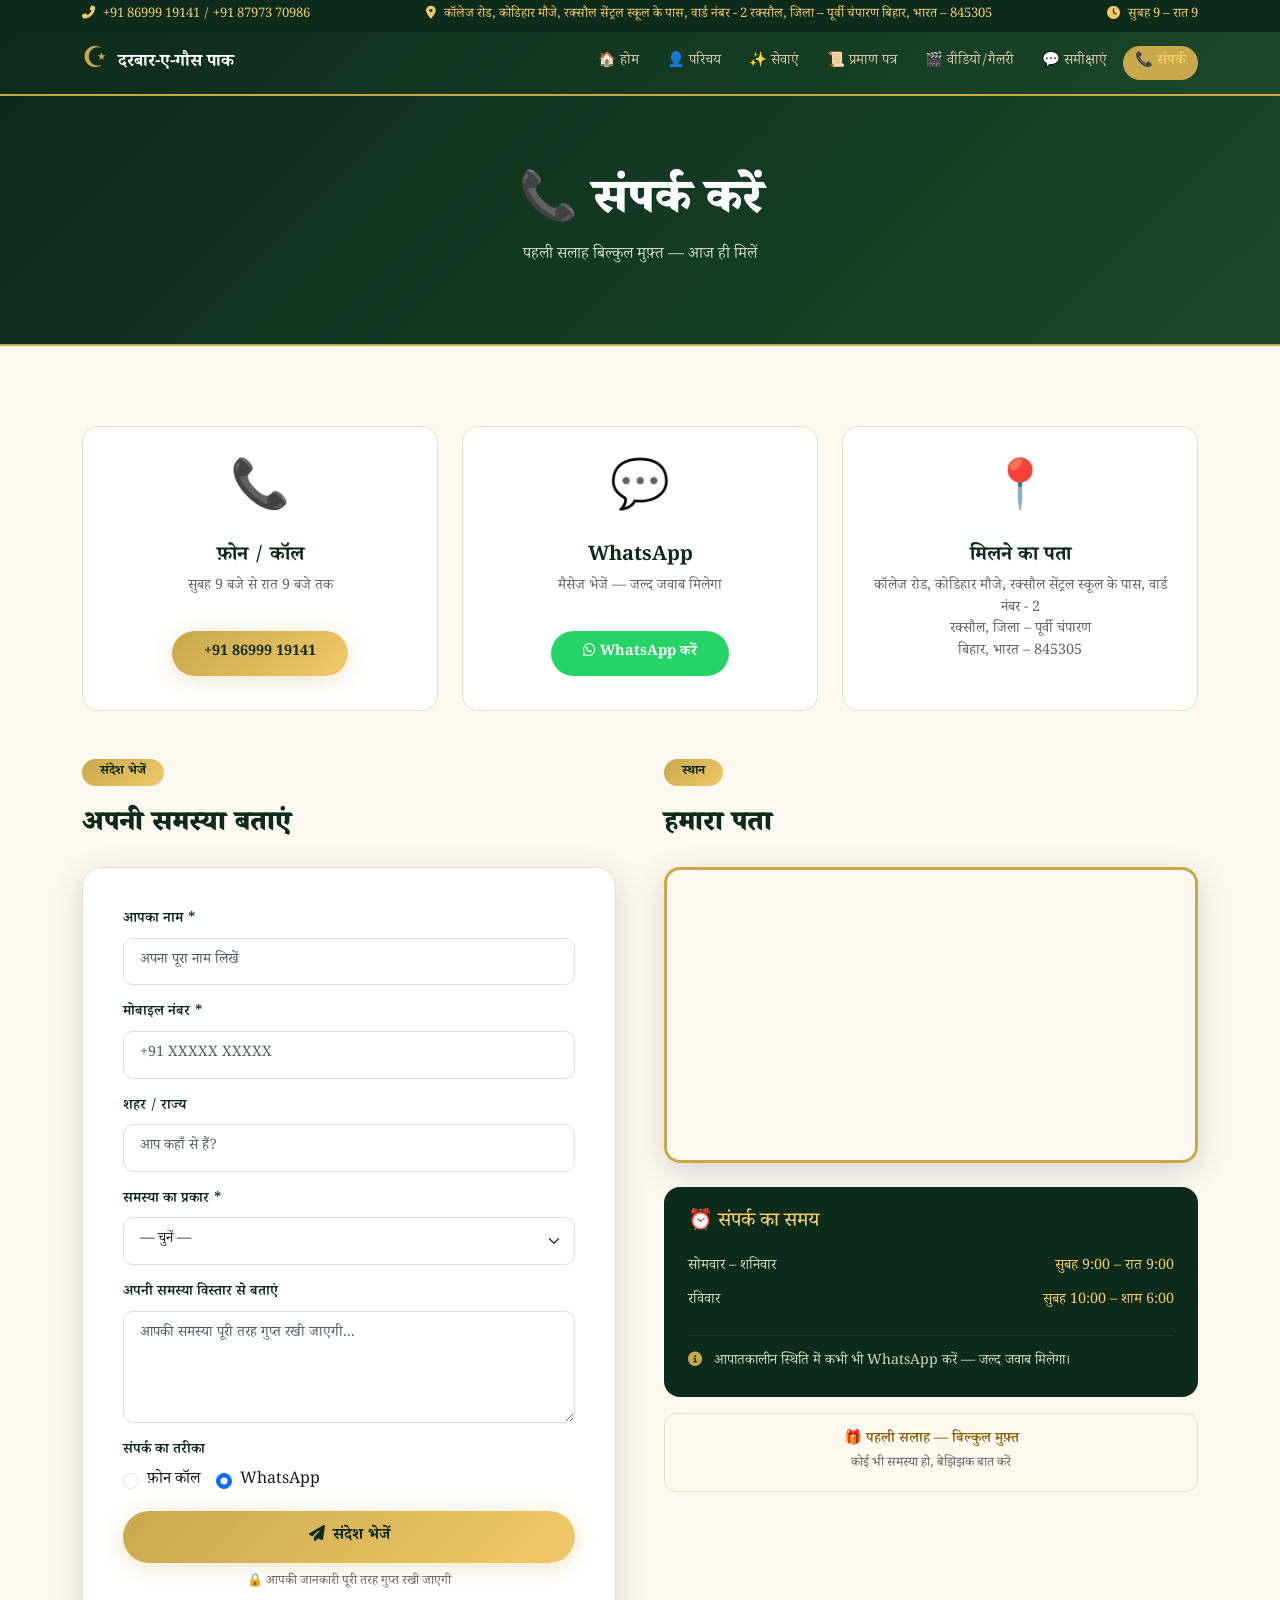
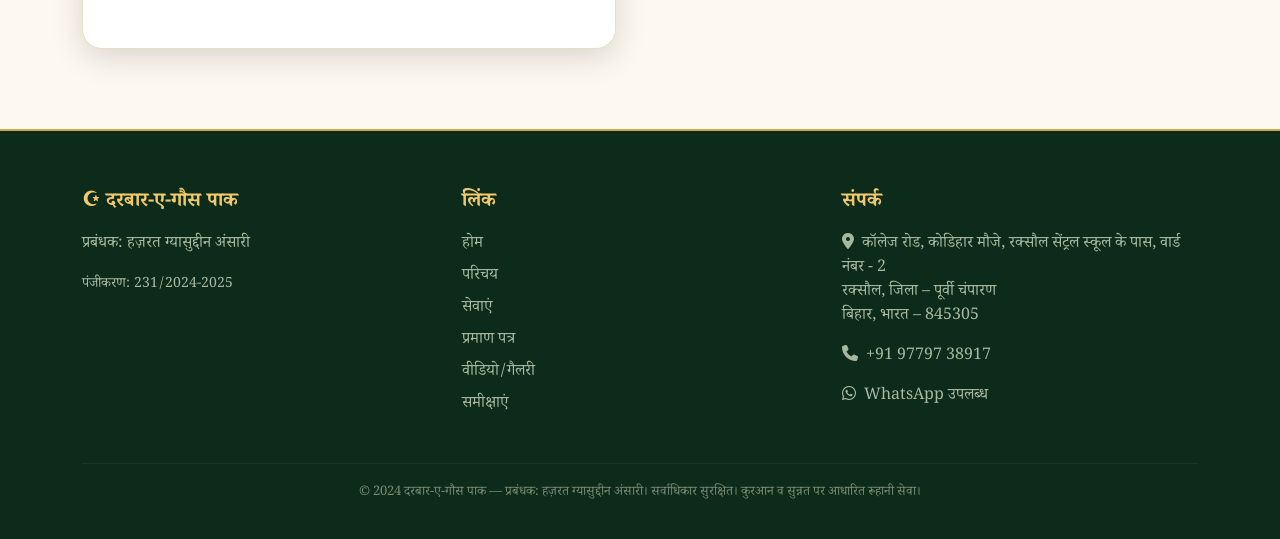
<file: contact.html>
<!DOCTYPE html>
<html lang="hi">
<head>
<meta charset="UTF-8">
<meta name="viewport" content="width=device-width, initial-scale=1.0">
<title>संपर्क — दरबार-ए-गौस पाक</title>
<link href="https://fonts.googleapis.com/css2?family=Noto+Serif+Devanagari:wght@400;600;700;900&display=swap" rel="stylesheet">
<link rel="stylesheet" href="https://cdn.jsdelivr.net/npm/bootstrap@5.3.0/dist/css/bootstrap.min.css">
<link rel="stylesheet" href="https://cdnjs.cloudflare.com/ajax/libs/font-awesome/6.4.0/css/all.min.css">
<link rel="stylesheet" href="style.css">
</head>
<body>
<div class="particles" id="particles"></div>
<div class="topbar"><div class="container d-flex justify-content-between align-items-center flex-wrap gap-2"><span><i class="fas fa-phone-alt me-2"></i>+91 86999 19141 / +91 87973 70986</span><span><i class="fas fa-map-marker-alt me-2"></i>कॉलेज रोड, कोडिहार मौजे, रक्सौल सेंट्रल स्कूल के पास, वार्ड नंबर - 2 रक्सौल, जिला – पूर्वी चंपारण बिहार, भारत – 845305</span><span><i class="fas fa-clock me-2"></i>सुबह 9 – रात 9</span></div></div>
<nav class="navbar navbar-expand-lg sticky-top main-nav">
  <div class="container">
    <a class="navbar-brand" href="index.html"><span class="brand-arabic">☪</span><span class="brand-text">दरबार-ए-गौस पाक</span></a>
    <button class="navbar-toggler" type="button" data-bs-toggle="collapse" data-bs-target="#navMenu"><span class="navbar-toggler-icon"></span></button>
    <div class="collapse navbar-collapse" id="navMenu">
      <ul class="navbar-nav ms-auto gap-1">
        <li class="nav-item"><a class="nav-link" href="index.html">🏠 होम</a></li>
        <li class="nav-item"><a class="nav-link" href="about.html">👤 परिचय</a></li>
        <li class="nav-item"><a class="nav-link" href="services.html">✨ सेवाएं</a></li>
        <li class="nav-item"><a class="nav-link" href="certificate.html">📜 प्रमाण पत्र</a></li>
        <li class="nav-item"><a class="nav-link" href="gallery.html">🎬 वीडियो/गैलरी</a></li>
        <li class="nav-item"><a class="nav-link" href="testimonials.html">💬 समीक्षाएं</a></li>
        <li class="nav-item"><a class="nav-link active btn-contact" href="contact.html">📞 संपर्क</a></li>
      </ul>
    </div>
  </div>
</nav>

<div class="page-hero">
  <div class="container">
    <h1>📞 संपर्क करें</h1>
    <p>पहली सलाह बिल्कुल मुफ़्त — आज ही मिलें</p>
  </div>
</div>

<section class="section-padded">
  <div class="container">

    <!-- Contact Cards -->
    <div class="row g-4 mb-5">
      <div class="col-md-4">
        <div class="contact-card">
          <div class="contact-icon">📞</div>
          <h5>फ़ोन / कॉल</h5>
          <p>सुबह 9 बजे से रात 9 बजे तक</p>
          <a href="tel:+918699919141" class="btn btn-gold mt-3" style="font-size:0.9rem;">+91 86999 19141</a>
        </div>
      </div>
      <div class="col-md-4">
        <div class="contact-card">
          <div class="contact-icon">💬</div>
          <h5>WhatsApp</h5>
          <p>मैसेज भेजें — जल्द जवाब मिलेगा</p>
          <a href="https://wa.me/918699919141?text=السلام عليكم، मुझे आपसे रूहानी इलाज के बारे में बात करनी है।" target="_blank" class="btn btn-whatsapp mt-3" style="font-size:0.9rem;">
            <i class="fab fa-whatsapp me-1"></i>WhatsApp करें
          </a>
        </div>
      </div>
      <div class="col-md-4">
        <div class="contact-card">
          <div class="contact-icon">📍</div>
          <h5>मिलने का पता</h5>
          <p>कॉलेज रोड, कोडिहार मौजे, रक्सौल सेंट्रल स्कूल के पास, वार्ड नंबर - 2<br>रक्सौल, जिला – पूर्वी चंपारण<br>बिहार, भारत – 845305</p>
        </div>
      </div>
    </div>

    <div class="row g-5 align-items-start">
      <!-- Contact Form -->
      <div class="col-lg-6">
        <span class="section-tag">संदेश भेजें</span>
        <h3 style="color:var(--green-dark); font-weight:900; margin:12px 0 24px;">अपनी समस्या बताएं</h3>
        <div class="contact-form">
          <form id="contactForm">
            <div class="mb-3">
              <label class="form-label">आपका नाम *</label>
              <input type="text" class="form-control" placeholder="अपना पूरा नाम लिखें" required>
            </div>
            <div class="mb-3">
              <label class="form-label">मोबाइल नंबर *</label>
              <input type="tel" class="form-control" placeholder="+91 XXXXX XXXXX" required>
            </div>
            <div class="mb-3">
              <label class="form-label">शहर / राज्य</label>
              <input type="text" class="form-control" placeholder="आप कहाँ से हैं?">
            </div>
            <div class="mb-3">
              <label class="form-label">समस्या का प्रकार *</label>
              <select class="form-select" required>
                <option value="">— चुनें —</option>
                <option>नज़र / जादू-टोना</option>
                <option>भूत-प्रेत / जिन्न</option>
                <option>शादी में रुकावट</option>
                <option>कारोबार / रोज़गार</option>
                <option>पारिवारिक झगड़े</option>
                <option>बीमारी / डिप्रेशन</option>
                <option>दुआ / तावीज़</option>
                <option>अन्य</option>
              </select>
            </div>
            <div class="mb-3">
              <label class="form-label">अपनी समस्या विस्तार से बताएं</label>
              <textarea class="form-control" rows="4" placeholder="आपकी समस्या पूरी तरह गुप्त रखी जाएगी..."></textarea>
            </div>
            <div class="mb-3">
              <label class="form-label">संपर्क का तरीका</label>
              <div class="d-flex gap-3">
                <div class="form-check">
                  <input class="form-check-input" type="radio" name="contact" value="call" id="byCall">
                  <label class="form-check-label" for="byCall">फ़ोन कॉल</label>
                </div>
                <div class="form-check">
                  <input class="form-check-input" type="radio" name="contact" value="whatsapp" id="byWA" checked>
                  <label class="form-check-label" for="byWA">WhatsApp</label>
                </div>
              </div>
            </div>
            <button type="submit" class="btn btn-gold w-100" style="padding:14px;">
              <i class="fas fa-paper-plane me-2"></i>संदेश भेजें
            </button>
            <p style="color:var(--text-muted); font-size:0.8rem; margin-top:10px; text-align:center;">
              🔒 आपकी जानकारी पूरी तरह गुप्त रखी जाएगी
            </p>
          </form>
        </div>
      </div>

      <!-- Map + Info -->
      <div class="col-lg-6">
        <span class="section-tag">स्थान</span>
        <h3 style="color:var(--green-dark); font-weight:900; margin:12px 0 24px;">हमारा पता</h3>

        <!-- Google Map -->
        <div style="border-radius:16px; overflow:hidden; border:3px solid var(--gold); box-shadow:var(--shadow); margin-bottom:24px;">
          <iframe
            src="https://www.google.com/maps/embed?pb=!1m18!1m12!1m3!1d3424.5!2d75.8573!3d30.9!2m3!1f0!2f0!3f0!3m2!1i1024!2i768!4f13.1!3m3!1m2!1s0x0%3A0x0!2sLohara%2C+Ludhiana%2C+Punjab!5e0!3m2!1shi!2sin!4v1700000000000!5m2!1shi!2sin"
            width="100%" height="280" style="border:0;" allowfullscreen="" loading="lazy">
          </iframe>
        </div>

        <div style="background:var(--green-dark); border-radius:16px; padding:24px; color:white;">
          <h5 style="color:var(--gold-light); margin-bottom:16px;">⏰ संपर्क का समय</h5>
          <table style="width:100%; font-size:0.9rem; color:#c8d8c0;">
            <tr><td style="padding:6px 0;">सोमवार – शनिवार</td><td style="color:var(--gold-light); text-align:right;">सुबह 9:00 – रात 9:00</td></tr>
            <tr><td style="padding:6px 0;">रविवार</td><td style="color:var(--gold-light); text-align:right;">सुबह 10:00 – शाम 6:00</td></tr>
          </table>
          <hr style="border-color:rgba(201,168,76,0.3); margin:16px 0;">
          <p style="font-size:0.88rem; color:#c8d8c0; margin:0;">
            <i class="fas fa-info-circle me-2" style="color:var(--gold);"></i>
            आपातकालीन स्थिति में कभी भी WhatsApp करें — जल्द जवाब मिलेगा।
          </p>
        </div>

        <div class="mt-3 p-3 text-center" style="background:#fff8ee; border-radius:12px; border:1px solid #e8dfc0;">
          <p style="color:var(--gold-dark); font-weight:600; margin:0; font-size:0.9rem;">
            🎁 पहली सलाह — बिल्कुल मुफ़्त
          </p>
          <p style="color:var(--text-muted); font-size:0.82rem; margin:4px 0 0;">कोई भी समस्या हो, बेझिझक बात करें</p>
        </div>
      </div>
    </div>
  </div>
</section>

<footer class="main-footer">
  <div class="container">
    <div class="row g-4">
      <div class="col-md-4"><h5>☪ दरबार-ए-गौस पाक</h5><p>प्रबंधक: हज़रत ग्यासुद्दीन अंसारी</p><p><small>पंजीकरण: 231/2024-2025</small></p></div>
      <div class="col-md-4"><h5>लिंक</h5><ul class="footer-links"><li><a href="index.html">होम</a></li><li><a href="about.html">परिचय</a></li><li><a href="services.html">सेवाएं</a></li><li><a href="certificate.html">प्रमाण पत्र</a></li><li><a href="gallery.html">वीडियो/गैलरी</a></li><li><a href="testimonials.html">समीक्षाएं</a></li></ul></div>
      <div class="col-md-4"><h5>संपर्क</h5><p><i class="fas fa-map-marker-alt me-2"></i>कॉलेज रोड, कोडिहार मौजे, रक्सौल सेंट्रल स्कूल के पास, वार्ड नंबर - 2<br>रक्सौल, जिला – पूर्वी चंपारण<br>बिहार, भारत – 845305</p><p><i class="fas fa-phone me-2"></i>+91 97797 38917</p><p><i class="fab fa-whatsapp me-2"></i>WhatsApp उपलब्ध</p></div>
    </div>
    <hr class="footer-hr"><p class="text-center footer-copy">© 2024 दरबार-ए-गौस पाक — प्रबंधक: हज़रत ग्यासुद्दीन अंसारी। सर्वाधिकार सुरक्षित। कुरआन व सुन्नत पर आधारित रूहानी सेवा।</p>
  </div>
</footer>
<script src="https://cdn.jsdelivr.net/npm/bootstrap@5.3.0/dist/js/bootstrap.bundle.min.js"></script>
<script src="main.js"></script>
</body>
</html>
</file>
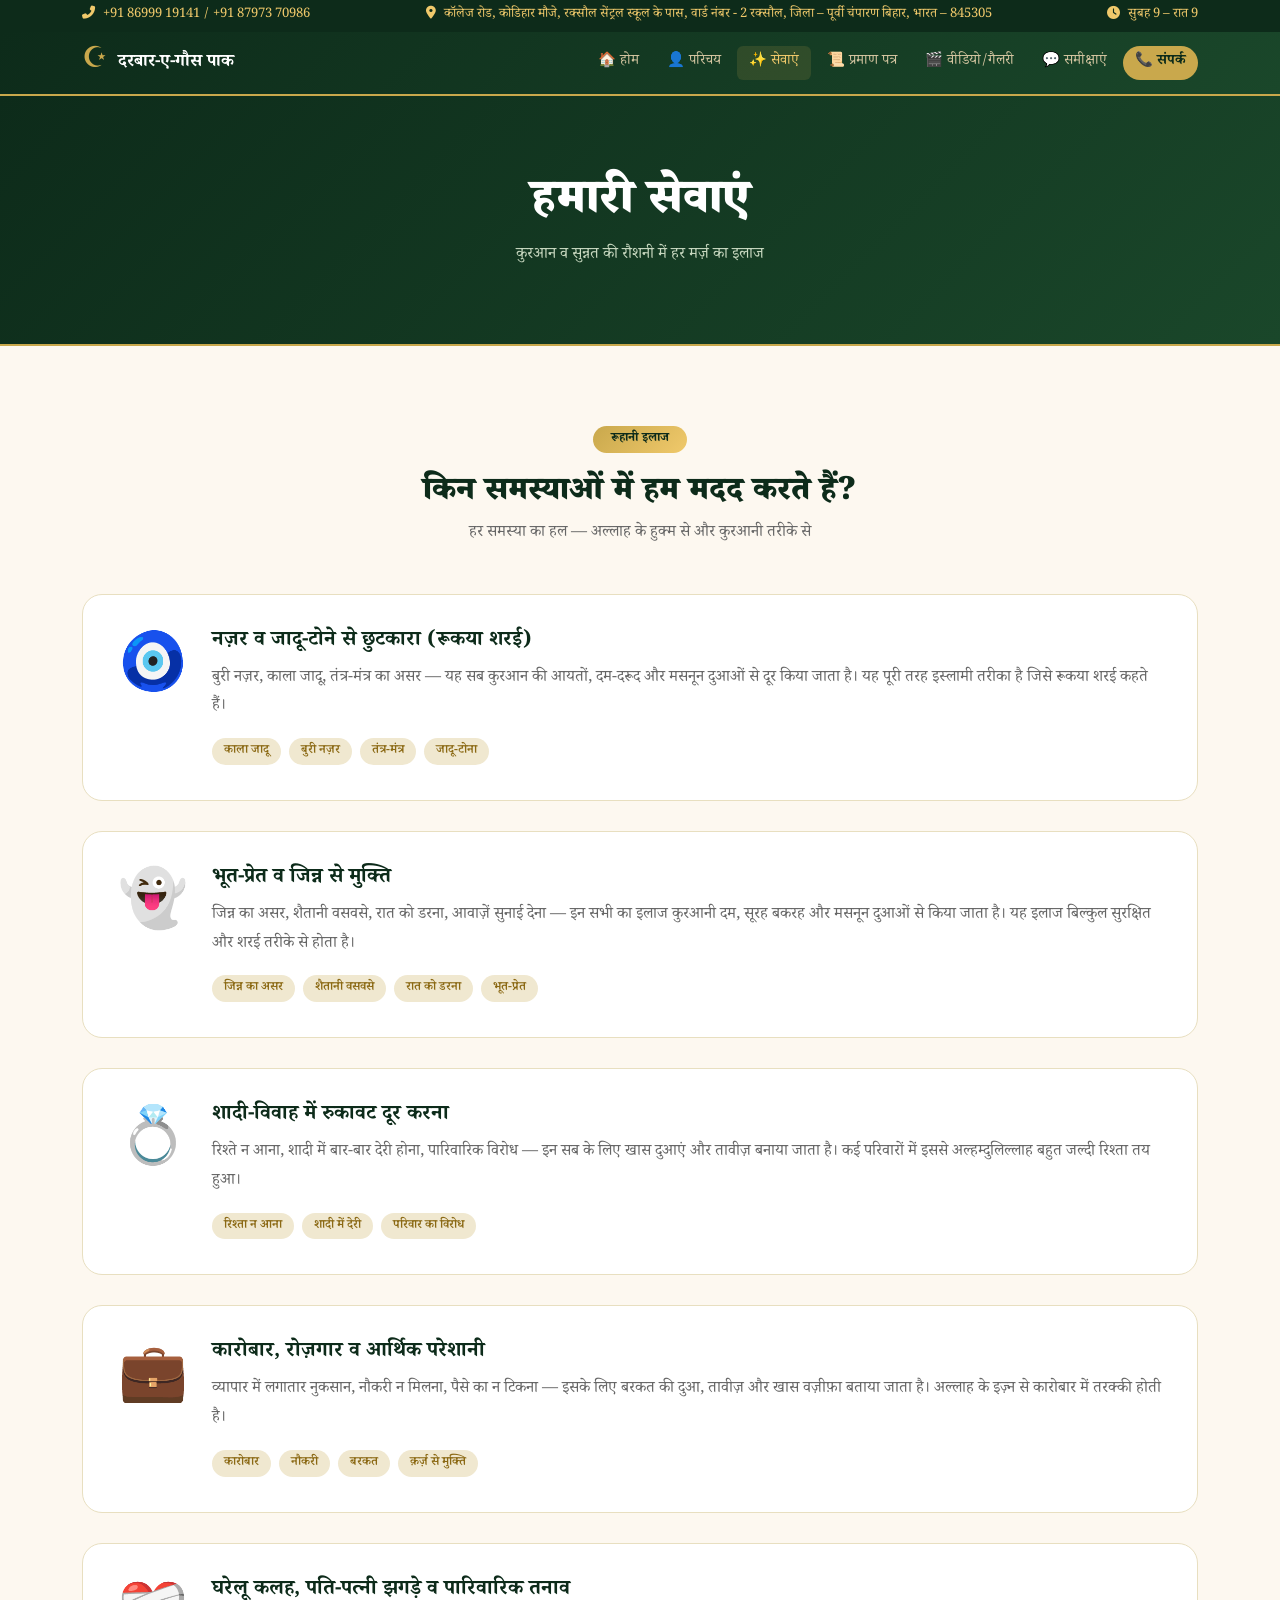
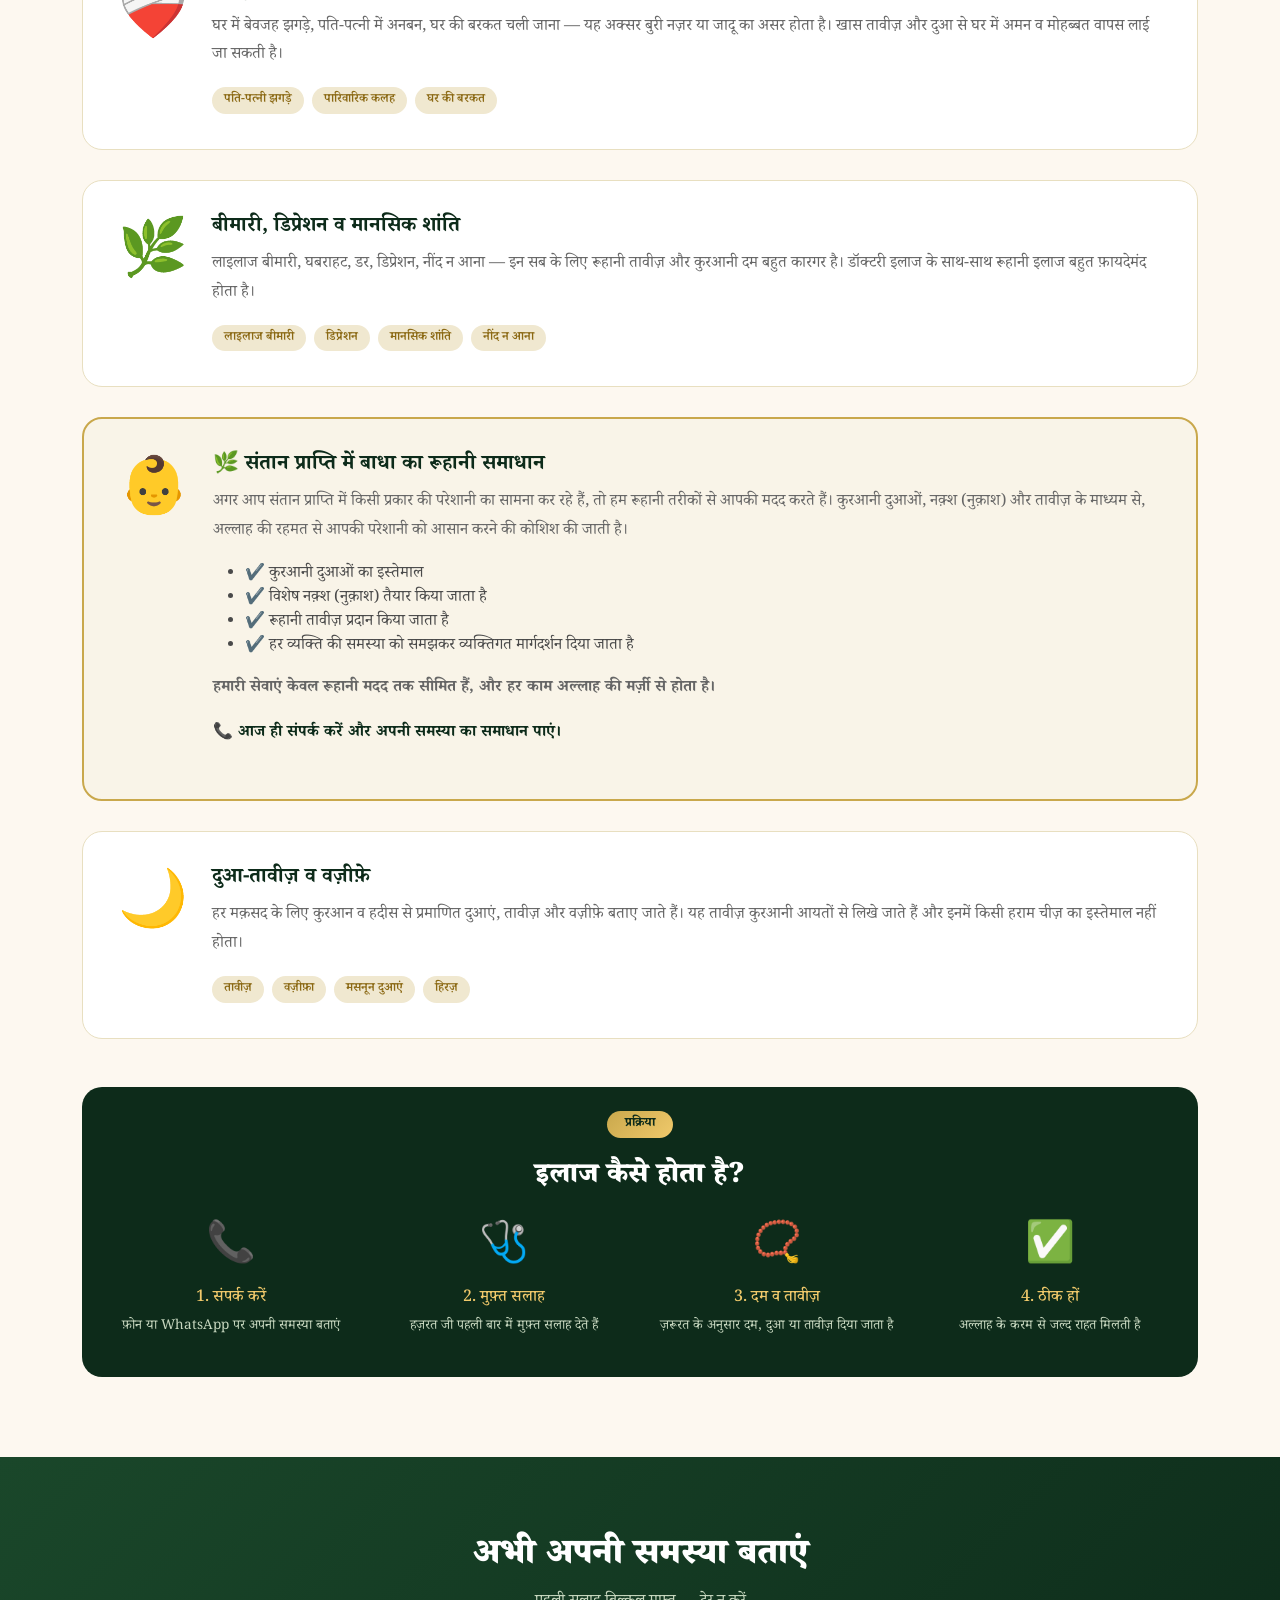
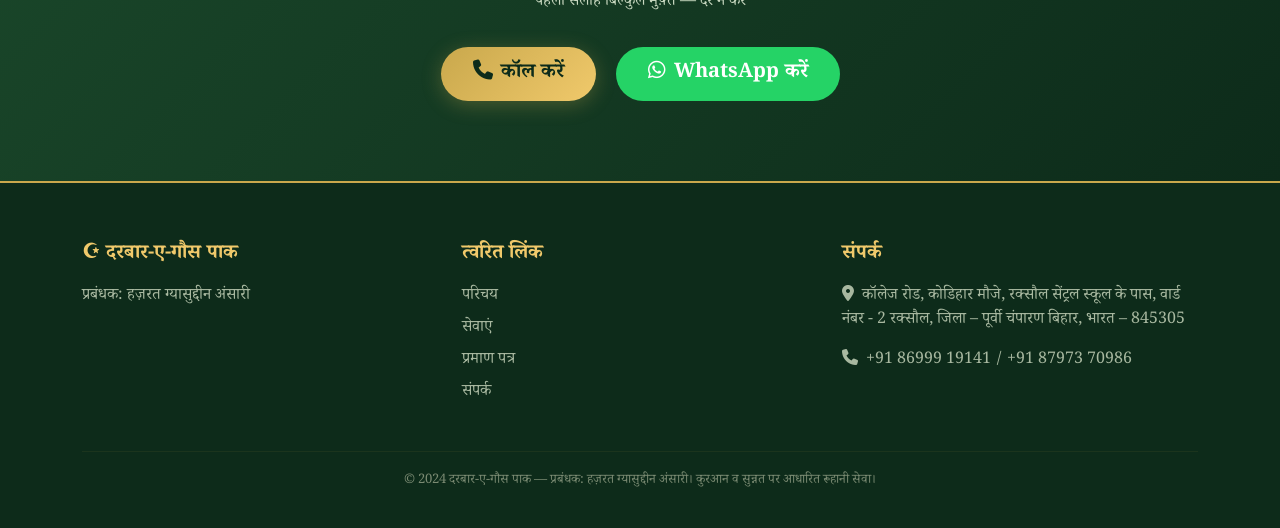
<file: services.html>
<!DOCTYPE html>
<html lang="hi">
<head>
<meta charset="UTF-8">
<meta name="viewport" content="width=device-width, initial-scale=1.0">
<title>सेवाएं — दरबार-ए-गौस पाक</title>
<link href="https://fonts.googleapis.com/css2?family=Noto+Nastaliq+Urdu&family=Noto+Serif+Devanagari:wght@400;600;700;900&display=swap" rel="stylesheet">
<link rel="stylesheet" href="https://cdn.jsdelivr.net/npm/bootstrap@5.3.0/dist/css/bootstrap.min.css">
<link rel="stylesheet" href="https://cdnjs.cloudflare.com/ajax/libs/font-awesome/6.4.0/css/all.min.css">
<link rel="stylesheet" href="style.css">
</head>
<body>
<div class="particles" id="particles"></div>
<div class="topbar"><div class="container d-flex justify-content-between align-items-center flex-wrap gap-2"><span><i class="fas fa-phone-alt me-2"></i>+91 86999 19141 / +91 87973 70986</span><span><i class="fas fa-map-marker-alt me-2"></i>कॉलेज रोड, कोडिहार मौजे, रक्सौल सेंट्रल स्कूल के पास, वार्ड नंबर - 2 रक्सौल, जिला – पूर्वी चंपारण बिहार, भारत – 845305</span><span><i class="fas fa-clock me-2"></i>सुबह 9 – रात 9</span></div></div>
<nav class="navbar navbar-expand-lg sticky-top main-nav">
  <div class="container">
    <a class="navbar-brand" href="index.html"><span class="brand-arabic">☪</span><span class="brand-text">दरबार-ए-गौस पाक</span></a>
    <button class="navbar-toggler" type="button" data-bs-toggle="collapse" data-bs-target="#navMenu"><span class="navbar-toggler-icon"></span></button>
    <div class="collapse navbar-collapse" id="navMenu">
      <ul class="navbar-nav ms-auto gap-1">
        <li class="nav-item"><a class="nav-link" href="index.html">🏠 होम</a></li>
        <li class="nav-item"><a class="nav-link" href="about.html">👤 परिचय</a></li>
        <li class="nav-item"><a class="nav-link active" href="services.html">✨ सेवाएं</a></li>
        <li class="nav-item"><a class="nav-link" href="certificate.html">📜 प्रमाण पत्र</a></li>
        <li class="nav-item"><a class="nav-link" href="gallery.html">🎬 वीडियो/गैलरी</a></li>
        <li class="nav-item"><a class="nav-link" href="testimonials.html">💬 समीक्षाएं</a></li>
        <li class="nav-item"><a class="nav-link btn-contact" href="contact.html">📞 संपर्क</a></li>
      </ul>
    </div>
  </div>
</nav>

<div class="page-hero">
  <div class="container">
    <h1>हमारी सेवाएं</h1>
    <p>कुरआन व सुन्नत की रौशनी में हर मर्ज़ का इलाज</p>
  </div>
</div>

<section class="section-padded">
  <div class="container">
    <div class="text-center mb-5">
      <span class="section-tag">रूहानी इलाज</span>
      <h2 style="color:var(--green-dark); font-weight:900; font-size:2rem; margin-top:10px;">किन समस्याओं में हम मदद करते हैं?</h2>
      <p style="color:var(--text-muted);">हर समस्या का हल — अल्लाह के हुक्म से और कुरआनी तरीके से</p>
    </div>

    <div class="service-detail-card">
      <div class="service-detail-icon">🧿</div>
      <div>
        <h4>नज़र व जादू-टोने से छुटकारा (रूकया शरई)</h4>
        <p>बुरी नज़र, काला जादू, तंत्र-मंत्र का असर — यह सब कुरआन की आयतों, दम-दरूद और मसनून दुआओं से दूर किया जाता है। यह पूरी तरह इस्लामी तरीका है जिसे रूकया शरई कहते हैं।</p>
        <div class="service-tags">
          <span class="service-tag">काला जादू</span>
          <span class="service-tag">बुरी नज़र</span>
          <span class="service-tag">तंत्र-मंत्र</span>
          <span class="service-tag">जादू-टोना</span>
        </div>
      </div>
    </div>

    <div class="service-detail-card">
      <div class="service-detail-icon">👻</div>
      <div>
        <h4>भूत-प्रेत व जिन्न से मुक्ति</h4>
        <p>जिन्न का असर, शैतानी वसवसे, रात को डरना, आवाज़ें सुनाई देना — इन सभी का इलाज कुरआनी दम, सूरह बकरह और मसनून दुआओं से किया जाता है। यह इलाज बिल्कुल सुरक्षित और शरई तरीके से होता है।</p>
        <div class="service-tags">
          <span class="service-tag">जिन्न का असर</span>
          <span class="service-tag">शैतानी वसवसे</span>
          <span class="service-tag">रात को डरना</span>
          <span class="service-tag">भूत-प्रेत</span>
        </div>
      </div>
    </div>

    <div class="service-detail-card">
      <div class="service-detail-icon">💍</div>
      <div>
        <h4>शादी-विवाह में रुकावट दूर करना</h4>
        <p>रिश्ते न आना, शादी में बार-बार देरी होना, पारिवारिक विरोध — इन सब के लिए खास दुआएं और तावीज़ बनाया जाता है। कई परिवारों में इससे अल्हम्दुलिल्लाह बहुत जल्दी रिश्ता तय हुआ।</p>
        <div class="service-tags">
          <span class="service-tag">रिश्ता न आना</span>
          <span class="service-tag">शादी में देरी</span>
          <span class="service-tag">परिवार का विरोध</span>
        </div>
      </div>
    </div>

    <div class="service-detail-card">
      <div class="service-detail-icon">💼</div>
      <div>
        <h4>कारोबार, रोज़गार व आर्थिक परेशानी</h4>
        <p>व्यापार में लगातार नुकसान, नौकरी न मिलना, पैसे का न टिकना — इसके लिए बरकत की दुआ, तावीज़ और खास वज़ीफ़ा बताया जाता है। अल्लाह के इज़्न से कारोबार में तरक्की होती है।</p>
        <div class="service-tags">
          <span class="service-tag">कारोबार</span>
          <span class="service-tag">नौकरी</span>
          <span class="service-tag">बरकत</span>
          <span class="service-tag">क़र्ज़ से मुक्ति</span>
        </div>
      </div>
    </div>

    <div class="service-detail-card">
      <div class="service-detail-icon">❤️‍🩹</div>
      <div>
        <h4>घरेलू कलह, पति-पत्नी झगड़े व पारिवारिक तनाव</h4>
        <p>घर में बेवजह झगड़े, पति-पत्नी में अनबन, घर की बरकत चली जाना — यह अक्सर बुरी नज़र या जादू का असर होता है। खास तावीज़ और दुआ से घर में अमन व मोहब्बत वापस लाई जा सकती है।</p>
        <div class="service-tags">
          <span class="service-tag">पति-पत्नी झगड़े</span>
          <span class="service-tag">पारिवारिक कलह</span>
          <span class="service-tag">घर की बरकत</span>
        </div>
      </div>
    </div>

    <div class="service-detail-card">
      <div class="service-detail-icon">🌿</div>
      <div>
        <h4>बीमारी, डिप्रेशन व मानसिक शांति</h4>
        <p>लाइलाज बीमारी, घबराहट, डर, डिप्रेशन, नींद न आना — इन सब के लिए रूहानी तावीज़ और कुरआनी दम बहुत कारगर है। डॉक्टरी इलाज के साथ-साथ रूहानी इलाज बहुत फ़ायदेमंद होता है।</p>
        <div class="service-tags">
          <span class="service-tag">लाइलाज बीमारी</span>
          <span class="service-tag">डिप्रेशन</span>
          <span class="service-tag">मानसिक शांति</span>
          <span class="service-tag">नींद न आना</span>
        </div>
      </div>
    </div>

    <div class="service-detail-card" style="border:2px solid #c9a84c; background:#f9f4e8;">
      <div class="service-detail-icon">👶</div>
      <div>
        <h4>🌿 संतान प्राप्ति में बाधा का रूहानी समाधान</h4>
        <p>अगर आप संतान प्राप्ति में किसी प्रकार की परेशानी का सामना कर रहे हैं, तो हम रूहानी तरीकों से आपकी मदद करते हैं। कुरआनी दुआओं, नक़्श (नुक़ाश) और तावीज़ के माध्यम से, अल्लाह की रहमत से आपकी परेशानी को आसान करने की कोशिश की जाती है।</p>
        <ul style="color:#4a4a4a; margin-top:10px;">
          <li>✔️ कुरआनी दुआओं का इस्तेमाल</li>
          <li>✔️ विशेष नक़्श (नुक़ाश) तैयार किया जाता है</li>
          <li>✔️ रूहानी तावीज़ प्रदान किया जाता है</li>
          <li>✔️ हर व्यक्ति की समस्या को समझकर व्यक्तिगत मार्गदर्शन दिया जाता है</li>
        </ul>
        <p style="margin-top:10px; font-weight:700;">हमारी सेवाएं केवल रूहानी मदद तक सीमित हैं, और हर काम अल्लाह की मर्ज़ी से होता है।</p>
        <p style="margin-top:8px; font-weight:700; color:var(--green-dark);">📞 आज ही संपर्क करें और अपनी समस्या का समाधान पाएं।</p>
      </div>
    </div>

    <div class="service-detail-card">
      <div class="service-detail-icon">🌙</div>
      <div>
        <h4>दुआ-तावीज़ व वज़ीफ़े</h4>
        <p>हर मक़सद के लिए कुरआन व हदीस से प्रमाणित दुआएं, तावीज़ और वज़ीफ़े बताए जाते हैं। यह तावीज़ कुरआनी आयतों से लिखे जाते हैं और इनमें किसी हराम चीज़ का इस्तेमाल नहीं होता।</p>
        <div class="service-tags">
          <span class="service-tag">तावीज़</span>
          <span class="service-tag">वज़ीफ़ा</span>
          <span class="service-tag">मसनून दुआएं</span>
          <span class="service-tag">हिरज़</span>
        </div>
      </div>
    </div>

    <!-- Process -->
    <div class="mt-5 p-4" style="background:var(--green-dark); border-radius:20px; color:white;">
      <div class="text-center mb-4">
        <span class="section-tag">प्रक्रिया</span>
        <h3 style="color:white; font-weight:900; margin-top:12px;">इलाज कैसे होता है?</h3>
      </div>
      <div class="row g-4 text-center">
        <div class="col-md-3">
          <div style="font-size:2.5rem; margin-bottom:10px;">📞</div>
          <h6 style="color:var(--gold-light);">1. संपर्क करें</h6>
          <p style="color:#c8d8c0; font-size:0.85rem;">फ़ोन या WhatsApp पर अपनी समस्या बताएं</p>
        </div>
        <div class="col-md-3">
          <div style="font-size:2.5rem; margin-bottom:10px;">🩺</div>
          <h6 style="color:var(--gold-light);">2. मुफ़्त सलाह</h6>
          <p style="color:#c8d8c0; font-size:0.85rem;">हज़रत जी पहली बार में मुफ़्त सलाह देते हैं</p>
        </div>
        <div class="col-md-3">
          <div style="font-size:2.5rem; margin-bottom:10px;">📿</div>
          <h6 style="color:var(--gold-light);">3. दम व तावीज़</h6>
          <p style="color:#c8d8c0; font-size:0.85rem;">ज़रूरत के अनुसार दम, दुआ या तावीज़ दिया जाता है</p>
        </div>
        <div class="col-md-3">
          <div style="font-size:2.5rem; margin-bottom:10px;">✅</div>
          <h6 style="color:var(--gold-light);">4. ठीक हों</h6>
          <p style="color:#c8d8c0; font-size:0.85rem;">अल्लाह के करम से जल्द राहत मिलती है</p>
        </div>
      </div>
    </div>
  </div>
</section>

<section class="cta-section text-center">
  <div class="container">
    <h2>अभी अपनी समस्या बताएं</h2>
    <p>पहली सलाह बिल्कुल मुफ़्त — देर न करें</p>
    <a href="tel:+918699919141" class="btn btn-gold btn-lg me-3 mt-3"><i class="fas fa-phone me-2"></i>कॉल करें</a>
    <a href="https://wa.me/918699919141" class="btn btn-whatsapp btn-lg mt-3"><i class="fab fa-whatsapp me-2"></i>WhatsApp करें</a>
  </div>
</section>

<footer class="main-footer">
  <div class="container">
    <div class="row g-4">
      <div class="col-md-4"><h5>☪ दरबार-ए-गौस पाक</h5><p>प्रबंधक: हज़रत ग्यासुद्दीन अंसारी</p></div>
      <div class="col-md-4"><h5>त्वरित लिंक</h5><ul class="footer-links"><li><a href="about.html">परिचय</a></li><li><a href="services.html">सेवाएं</a></li><li><a href="certificate.html">प्रमाण पत्र</a></li><li><a href="contact.html">संपर्क</a></li></ul></div>
      <div class="col-md-4"><h5>संपर्क</h5><p><i class="fas fa-map-marker-alt me-2"></i>कॉलेज रोड, कोडिहार मौजे, रक्सौल सेंट्रल स्कूल के पास, वार्ड नंबर - 2 रक्सौल, जिला – पूर्वी चंपारण बिहार, भारत – 845305</p><p><i class="fas fa-phone me-2"></i>+91 86999 19141 / +91 87973 70986</p></div>
    </div>
    <hr class="footer-hr"><p class="text-center footer-copy">© 2024 दरबार-ए-गौस पाक — प्रबंधक: हज़रत ग्यासुद्दीन अंसारी। कुरआन व सुन्नत पर आधारित रूहानी सेवा।</p>
  </div>
</footer>
<script src="https://cdn.jsdelivr.net/npm/bootstrap@5.3.0/dist/js/bootstrap.bundle.min.js"></script>
<script src="main.js"></script>
</body>
</html>
</file>
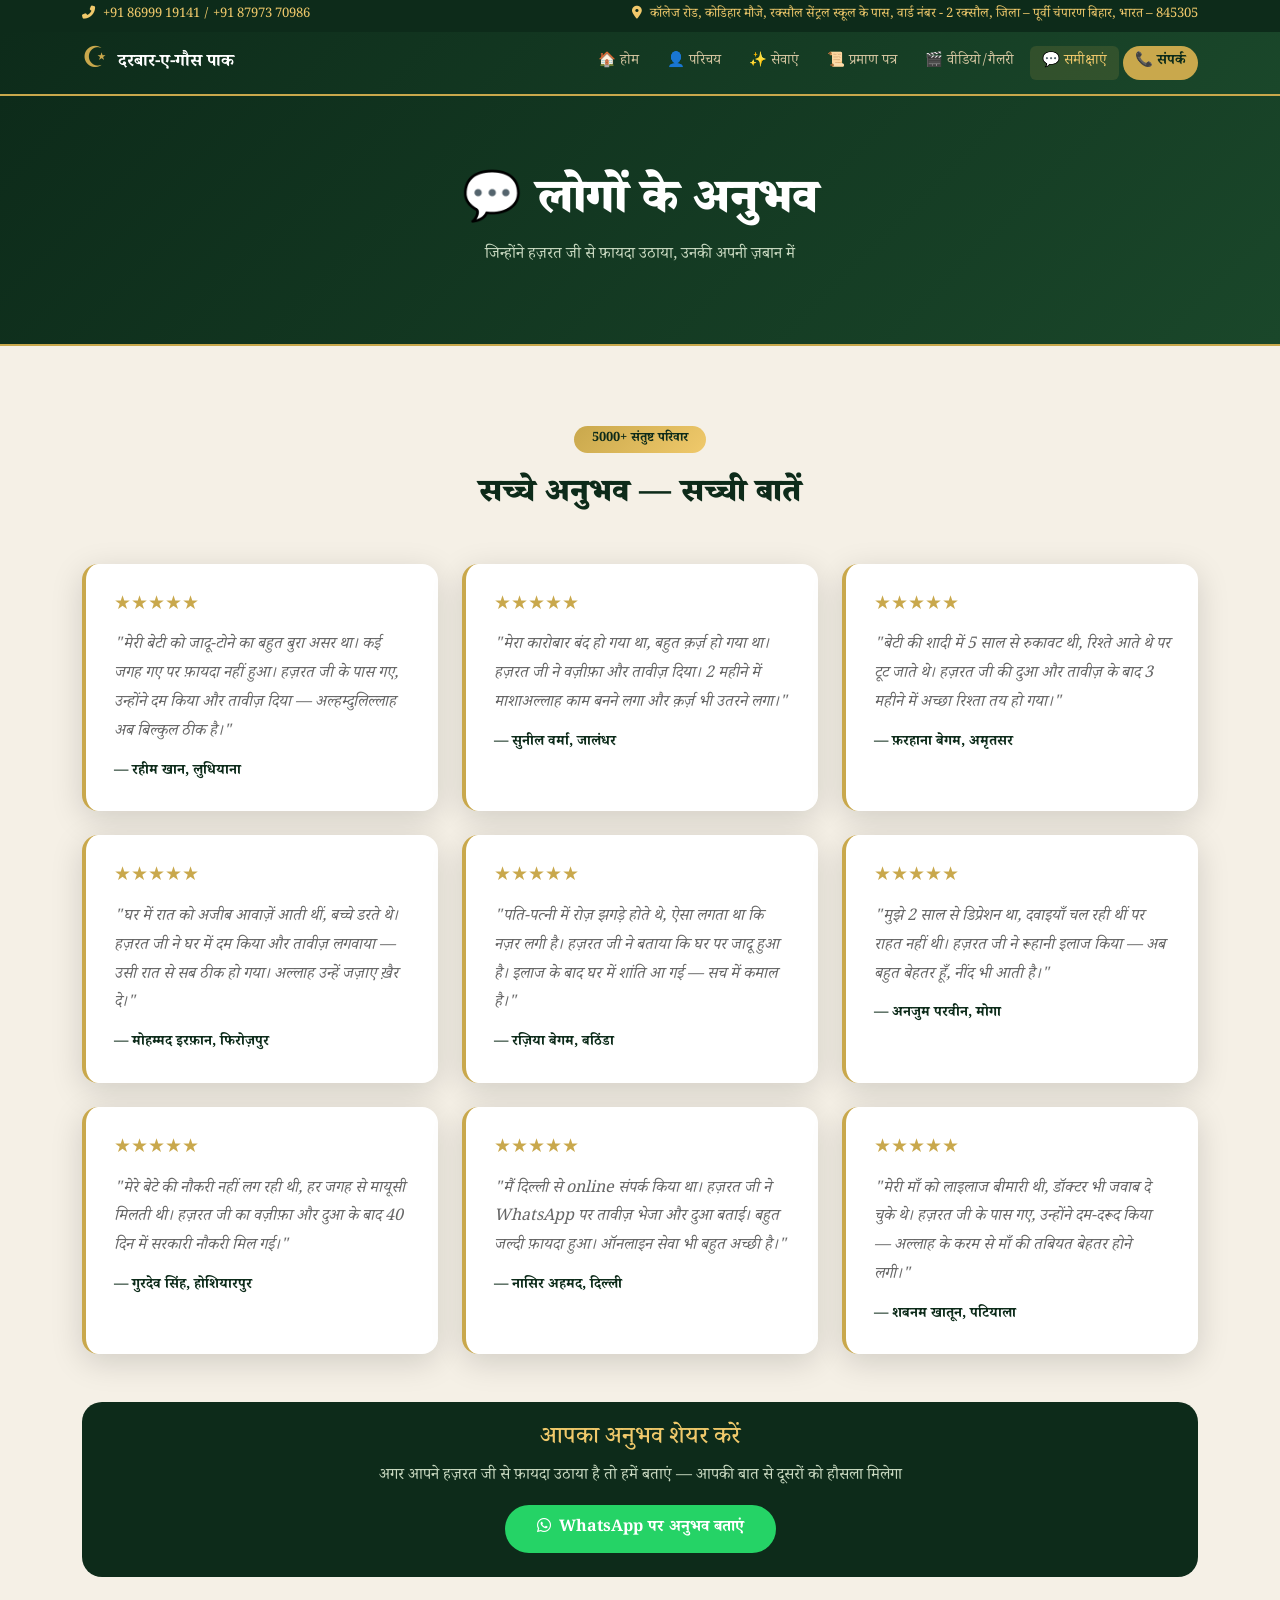
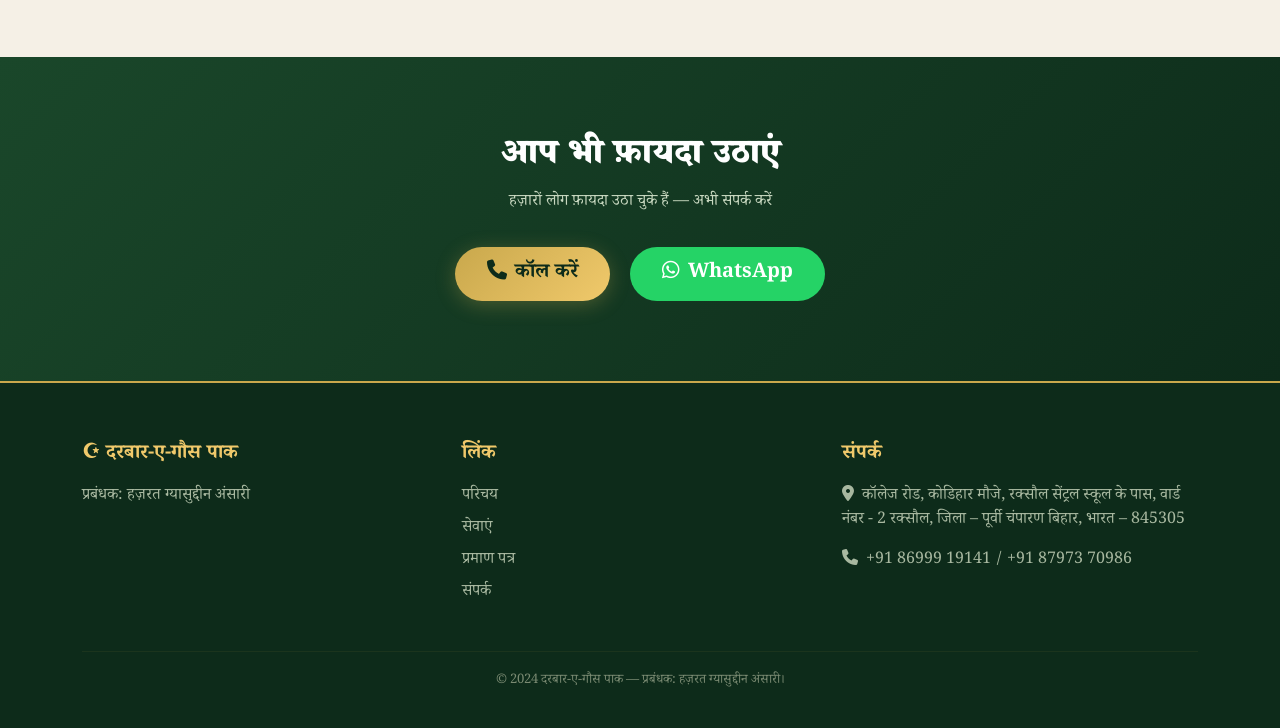
<file: testimonials.html>
<!DOCTYPE html>
<html lang="hi">
<head>
<meta charset="UTF-8">
<meta name="viewport" content="width=device-width, initial-scale=1.0">
<title>समीक्षाएं — दरबार-ए-गौस पाक</title>
<link href="https://fonts.googleapis.com/css2?family=Noto+Serif+Devanagari:wght@400;600;700;900&display=swap" rel="stylesheet">
<link rel="stylesheet" href="https://cdn.jsdelivr.net/npm/bootstrap@5.3.0/dist/css/bootstrap.min.css">
<link rel="stylesheet" href="https://cdnjs.cloudflare.com/ajax/libs/font-awesome/6.4.0/css/all.min.css">
<link rel="stylesheet" href="style.css">
</head>
<body>
<div class="particles" id="particles"></div>
<div class="topbar"><div class="container d-flex justify-content-between align-items-center flex-wrap gap-2"><span><i class="fas fa-phone-alt me-2"></i>+91 86999 19141 / +91 87973 70986</span><span><i class="fas fa-map-marker-alt me-2"></i>कॉलेज रोड, कोडिहार मौजे, रक्सौल सेंट्रल स्कूल के पास, वार्ड नंबर - 2 रक्सौल, जिला – पूर्वी चंपारण बिहार, भारत – 845305</span></div></div>
<nav class="navbar navbar-expand-lg sticky-top main-nav">
  <div class="container">
    <a class="navbar-brand" href="index.html"><span class="brand-arabic">☪</span><span class="brand-text">दरबार-ए-गौस पाक</span></a>
    <button class="navbar-toggler" type="button" data-bs-toggle="collapse" data-bs-target="#navMenu"><span class="navbar-toggler-icon"></span></button>
    <div class="collapse navbar-collapse" id="navMenu">
      <ul class="navbar-nav ms-auto gap-1">
        <li class="nav-item"><a class="nav-link" href="index.html">🏠 होम</a></li>
        <li class="nav-item"><a class="nav-link" href="about.html">👤 परिचय</a></li>
        <li class="nav-item"><a class="nav-link" href="services.html">✨ सेवाएं</a></li>
        <li class="nav-item"><a class="nav-link" href="certificate.html">📜 प्रमाण पत्र</a></li>
        <li class="nav-item"><a class="nav-link" href="gallery.html">🎬 वीडियो/गैलरी</a></li>
        <li class="nav-item"><a class="nav-link active" href="testimonials.html">💬 समीक्षाएं</a></li>
        <li class="nav-item"><a class="nav-link btn-contact" href="contact.html">📞 संपर्क</a></li>
      </ul>
    </div>
  </div>
</nav>

<div class="page-hero">
  <div class="container">
    <h1>💬 लोगों के अनुभव</h1>
    <p>जिन्होंने हज़रत जी से फ़ायदा उठाया, उनकी अपनी ज़बान में</p>
  </div>
</div>

<section class="section-padded" style="background:#f5f0e6;">
  <div class="container">
    <div class="text-center mb-5">
      <span class="section-tag">5000+ संतुष्ट परिवार</span>
      <h2 style="color:var(--green-dark); font-weight:900; margin-top:12px;">सच्चे अनुभव — सच्ची बातें</h2>
    </div>

    <div class="row g-4">
      <div class="col-md-6 col-lg-4">
        <div class="testi-card">
          <div class="testi-stars">★★★★★</div>
          <p>"मेरी बेटी को जादू-टोने का बहुत बुरा असर था। कई जगह गए पर फ़ायदा नहीं हुआ। हज़रत जी के पास गए, उन्होंने दम किया और तावीज़ दिया — अल्हम्दुलिल्लाह अब बिल्कुल ठीक है।"</p>
          <div class="testi-name">— रहीम खान, लुधियाना</div>
        </div>
      </div>
      <div class="col-md-6 col-lg-4">
        <div class="testi-card">
          <div class="testi-stars">★★★★★</div>
          <p>"मेरा कारोबार बंद हो गया था, बहुत क़र्ज़ हो गया था। हज़रत जी ने वज़ीफ़ा और तावीज़ दिया। 2 महीने में माशाअल्लाह काम बनने लगा और क़र्ज़ भी उतरने लगा।"</p>
          <div class="testi-name">— सुनील वर्मा, जालंधर</div>
        </div>
      </div>
      <div class="col-md-6 col-lg-4">
        <div class="testi-card">
          <div class="testi-stars">★★★★★</div>
          <p>"बेटी की शादी में 5 साल से रुकावट थी, रिश्ते आते थे पर टूट जाते थे। हज़रत जी की दुआ और तावीज़ के बाद 3 महीने में अच्छा रिश्ता तय हो गया।"</p>
          <div class="testi-name">— फ़रहाना बेगम, अमृतसर</div>
        </div>
      </div>
      <div class="col-md-6 col-lg-4">
        <div class="testi-card">
          <div class="testi-stars">★★★★★</div>
          <p>"घर में रात को अजीब आवाज़ें आती थीं, बच्चे डरते थे। हज़रत जी ने घर में दम किया और तावीज़ लगवाया — उसी रात से सब ठीक हो गया। अल्लाह उन्हें जज़ाए ख़ैर दे।"</p>
          <div class="testi-name">— मोहम्मद इरफ़ान, फिरोज़पुर</div>
        </div>
      </div>
      <div class="col-md-6 col-lg-4">
        <div class="testi-card">
          <div class="testi-stars">★★★★★</div>
          <p>"पति-पत्नी में रोज़ झगड़े होते थे, ऐसा लगता था कि नज़र लगी है। हज़रत जी ने बताया कि घर पर जादू हुआ है। इलाज के बाद घर में शांति आ गई — सच में कमाल है।"</p>
          <div class="testi-name">— रज़िया बेगम, बठिंडा</div>
        </div>
      </div>
      <div class="col-md-6 col-lg-4">
        <div class="testi-card">
          <div class="testi-stars">★★★★★</div>
          <p>"मुझे 2 साल से डिप्रेशन था, दवाइयाँ चल रही थीं पर राहत नहीं थी। हज़रत जी ने रूहानी इलाज किया — अब बहुत बेहतर हूँ, नींद भी आती है।"</p>
          <div class="testi-name">— अनजुम परवीन, मोगा</div>
        </div>
      </div>
      <div class="col-md-6 col-lg-4">
        <div class="testi-card">
          <div class="testi-stars">★★★★★</div>
          <p>"मेरे बेटे की नौकरी नहीं लग रही थी, हर जगह से मायूसी मिलती थी। हज़रत जी का वज़ीफ़ा और दुआ के बाद 40 दिन में सरकारी नौकरी मिल गई।"</p>
          <div class="testi-name">— गुरदेव सिंह, होशियारपुर</div>
        </div>
      </div>
      <div class="col-md-6 col-lg-4">
        <div class="testi-card">
          <div class="testi-stars">★★★★★</div>
          <p>"मैं दिल्ली से online संपर्क किया था। हज़रत जी ने WhatsApp पर तावीज़ भेजा और दुआ बताई। बहुत जल्दी फ़ायदा हुआ। ऑनलाइन सेवा भी बहुत अच्छी है।"</p>
          <div class="testi-name">— नासिर अहमद, दिल्ली</div>
        </div>
      </div>
      <div class="col-md-6 col-lg-4">
        <div class="testi-card">
          <div class="testi-stars">★★★★★</div>
          <p>"मेरी माँ को लाइलाज बीमारी थी, डॉक्टर भी जवाब दे चुके थे। हज़रत जी के पास गए, उन्होंने दम-दरूद किया — अल्लाह के करम से माँ की तबियत बेहतर होने लगी।"</p>
          <div class="testi-name">— शबनम खातून, पटियाला</div>
        </div>
      </div>
    </div>

    <!-- Share experience -->
    <div class="mt-5 p-4 text-center" style="background:var(--green-dark); border-radius:20px; color:white;">
      <h4 style="color:var(--gold-light); margin-bottom:10px;">आपका अनुभव शेयर करें</h4>
      <p style="color:#c8d8c0; margin-bottom:16px;">अगर आपने हज़रत जी से फ़ायदा उठाया है तो हमें बताएं — आपकी बात से दूसरों को हौसला मिलेगा</p>
      <a href="https://wa.me/919779738917?text=मैं अपना अनुभव शेयर करना चाहता/चाहती हूँ" class="btn btn-whatsapp" target="_blank">
        <i class="fab fa-whatsapp me-2"></i>WhatsApp पर अनुभव बताएं
      </a>
    </div>
  </div>
</section>

<section class="cta-section text-center">
  <div class="container">
    <h2>आप भी फ़ायदा उठाएं</h2>
    <p>हज़ारों लोग फ़ायदा उठा चुके हैं — अभी संपर्क करें</p>
    <a href="tel:+919779738917" class="btn btn-gold btn-lg me-3 mt-3"><i class="fas fa-phone me-2"></i>कॉल करें</a>
    <a href="https://wa.me/919779738917" class="btn btn-whatsapp btn-lg mt-3"><i class="fab fa-whatsapp me-2"></i>WhatsApp</a>
  </div>
</section>

<footer class="main-footer">
  <div class="container">
    <div class="row g-4">
      <div class="col-md-4"><h5>☪ दरबार-ए-गौस पाक</h5><p>प्रबंधक: हज़रत ग्यासुद्दीन अंसारी</p></div>
      <div class="col-md-4"><h5>लिंक</h5><ul class="footer-links"><li><a href="about.html">परिचय</a></li><li><a href="services.html">सेवाएं</a></li><li><a href="certificate.html">प्रमाण पत्र</a></li><li><a href="contact.html">संपर्क</a></li></ul></div>
      <div class="col-md-4"><h5>संपर्क</h5><p><i class="fas fa-map-marker-alt me-2"></i>कॉलेज रोड, कोडिहार मौजे, रक्सौल सेंट्रल स्कूल के पास, वार्ड नंबर - 2 रक्सौल, जिला – पूर्वी चंपारण बिहार, भारत – 845305</p><p><i class="fas fa-phone me-2"></i>+91 86999 19141 / +91 87973 70986</p></div>
    </div>
    <hr class="footer-hr"><p class="text-center footer-copy">© 2024 दरबार-ए-गौस पाक — प्रबंधक: हज़रत ग्यासुद्दीन अंसारी।</p>
  </div>
</footer>
<script src="https://cdn.jsdelivr.net/npm/bootstrap@5.3.0/dist/js/bootstrap.bundle.min.js"></script>
<script src="main.js"></script>
</body>
</html>
</file>
<file: style.css>
/* ===== CSS VARIABLES ===== */
:root {
  --gold: #c9a84c;
  --gold-light: #f0c96b;
  --gold-dark: #8b6914;
  --green-dark: #0d2b1a;
  --green-mid: #1a472a;
  --green-light: #2d6a4f;
  --cream: #fdf8f0;
  --text-dark: #1a1a1a;
  --text-muted: #666;
  --white: #ffffff;
  --shadow: 0 8px 32px rgba(0,0,0,0.15);
  --shadow-gold: 0 4px 20px rgba(201,168,76,0.3);
  --font-hindi: 'Noto Serif Devanagari', serif;
  --font-display: 'Cinzel Decorative', serif;
}

* { box-sizing: border-box; margin: 0; padding: 0; }

body {
  font-family: var(--font-hindi);
  background-color: var(--cream);
  color: var(--text-dark);
  overflow-x: hidden;
}

/* ===== PARTICLES ===== */
.particles {
  position: fixed; top: 0; left: 0; width: 100%; height: 100%;
  pointer-events: none; z-index: 0; overflow: hidden;
}
.particle {
  position: absolute; width: 4px; height: 4px;
  background: var(--gold); border-radius: 50%;
  opacity: 0; animation: floatUp linear infinite;
}
@keyframes floatUp {
  0% { transform: translateY(100vh) rotate(0deg); opacity: 0.6; }
  100% { transform: translateY(-100px) rotate(360deg); opacity: 0; }
}

/* ===== TOP BAR ===== */
.topbar {
  background: var(--green-dark);
  color: var(--gold-light);
  font-size: 0.82rem;
  padding: 6px 0;
  z-index: 1000;
  position: relative;
}

/* ===== NAVBAR ===== */
.main-nav {
  background: linear-gradient(135deg, var(--green-dark) 0%, var(--green-mid) 100%);
  border-bottom: 2px solid var(--gold);
  padding: 12px 0;
  z-index: 999;
}
.navbar-brand {
  display: flex; align-items: center; gap: 10px;
  text-decoration: none;
}
.brand-arabic {
  font-size: 1.8rem; color: var(--gold); line-height: 1;
}
.brand-text {
  color: var(--white);
  font-family: var(--font-hindi);
  font-size: 1.1rem;
  font-weight: 700;
  line-height: 1.2;
}
.nav-link {
  color: #d4c5a0 !important;
  font-size: 0.9rem;
  padding: 6px 12px !important;
  border-radius: 6px;
  transition: all 0.3s;
  font-family: var(--font-hindi);
}
.nav-link:hover, .nav-link.active {
  color: var(--gold-light) !important;
  background: rgba(201,168,76,0.15);
}
.btn-contact {
  background: var(--gold) !important;
  color: var(--green-dark) !important;
  font-weight: 700 !important;
  border-radius: 25px !important;
}
.btn-contact:hover {
  background: var(--gold-light) !important;
}
.navbar-toggler { border-color: var(--gold); }
.navbar-toggler-icon { filter: invert(1); }

/* ===== HERO ===== */
.hero-section {
  min-height: 92vh;
  background: linear-gradient(135deg, var(--green-dark) 0%, #0a1f12 40%, #162d1e 70%, var(--green-dark) 100%);
  display: flex; align-items: center; justify-content: center;
  position: relative; overflow: hidden;
}
.hero-section::before {
  content: '';
  position: absolute; inset: 0;
  background: url("data:image/svg+xml,%3Csvg width='60' height='60' viewBox='0 0 60 60' xmlns='http://www.w3.org/2000/svg'%3E%3Cg fill='none' fill-rule='evenodd'%3E%3Cg fill='%23c9a84c' fill-opacity='0.05'%3E%3Cpath d='M36 34v-4h-2v4h-4v2h4v4h2v-4h4v-2h-4zm0-30V0h-2v4h-4v2h4v4h2V6h4V4h-4zM6 34v-4H4v4H0v2h4v4h2v-4h4v-2H6zM6 4V0H4v4H0v2h4v4h2V6h4V4H6z'/%3E%3C/g%3E%3C/g%3E%3C/svg%3E");
}
.hero-overlay {
  position: absolute; inset: 0;
  background: radial-gradient(ellipse at center, rgba(201,168,76,0.08) 0%, transparent 70%);
}
.hero-content {
  position: relative; z-index: 2;
  padding: 60px 20px;
}
.bismillah-text {
  font-family: 'Noto Nastaliq Urdu', serif;
  font-size: clamp(1.4rem, 4vw, 2.2rem);
  color: var(--gold);
  margin-bottom: 20px;
  text-shadow: 0 0 30px rgba(201,168,76,0.5);
  animation: glowPulse 3s ease-in-out infinite;
}
@keyframes glowPulse {
  0%, 100% { text-shadow: 0 0 20px rgba(201,168,76,0.4); }
  50% { text-shadow: 0 0 40px rgba(201,168,76,0.8); }
}
.hero-title {
  font-family: var(--font-hindi);
  font-size: clamp(2rem, 6vw, 4rem);
  font-weight: 900;
  color: var(--white);
  line-height: 1.2;
  margin-bottom: 16px;
  animation: fadeInUp 0.8s ease both;
}
.hero-subtitle {
  font-size: clamp(0.9rem, 2vw, 1.15rem);
  color: #c8d8c0;
  max-width: 700px;
  margin: 0 auto 20px;
  animation: fadeInUp 0.8s 0.2s ease both;
}
.hero-badge {
  display: inline-block;
  background: rgba(201,168,76,0.15);
  border: 1px solid var(--gold);
  color: var(--gold-light);
  padding: 8px 24px;
  border-radius: 30px;
  font-size: 0.85rem;
  margin-bottom: 10px;
  animation: fadeInUp 0.8s 0.4s ease both;
}
.hero-btns { animation: fadeInUp 0.8s 0.6s ease both; }

@keyframes fadeInUp {
  from { opacity: 0; transform: translateY(30px); }
  to { opacity: 1; transform: translateY(0); }
}

/* ===== BUTTONS ===== */
.btn-gold {
  background: linear-gradient(135deg, var(--gold) 0%, var(--gold-light) 100%);
  color: var(--green-dark) !important;
  font-weight: 700;
  padding: 12px 32px;
  border-radius: 30px;
  border: none;
  font-family: var(--font-hindi);
  transition: all 0.3s;
  box-shadow: var(--shadow-gold);
}
.btn-gold:hover {
  transform: translateY(-3px);
  box-shadow: 0 8px 30px rgba(201,168,76,0.5);
  background: linear-gradient(135deg, var(--gold-light), var(--gold));
  color: var(--green-dark) !important;
}
.btn-outline-gold {
  background: transparent;
  border: 2px solid var(--gold);
  color: var(--gold);
  font-weight: 600;
  padding: 10px 28px;
  border-radius: 30px;
  font-family: var(--font-hindi);
  transition: all 0.3s;
}
.btn-outline-gold:hover {
  background: var(--gold);
  color: var(--green-dark);
}
.btn-whatsapp {
  background: #25D366;
  color: white !important;
  font-weight: 700;
  padding: 12px 32px;
  border-radius: 30px;
  border: none;
  font-family: var(--font-hindi);
  transition: all 0.3s;
}
.btn-whatsapp:hover {
  background: #1da851;
  transform: translateY(-3px);
  color: white !important;
}

/* ===== STATS BAR ===== */
.stats-bar {
  background: linear-gradient(135deg, var(--gold-dark), var(--gold), var(--gold-dark));
  padding: 20px 0;
}
.stat-item { padding: 10px 20px; border-right: 1px solid rgba(255,255,255,0.3); }
.stat-item:last-child { border-right: none; }
.stat-num {
  font-size: 2rem; font-weight: 900;
  color: var(--green-dark);
  font-family: var(--font-hindi);
}
.stat-label { font-size: 0.82rem; color: var(--green-dark); font-weight: 600; }

/* ===== SECTIONS ===== */
.section-padded { padding: 80px 0; }
.bg-light-pattern {
  background: var(--cream);
  position: relative;
}
.section-tag {
  background: linear-gradient(135deg, var(--gold), var(--gold-light));
  color: var(--green-dark);
  padding: 4px 18px;
  border-radius: 20px;
  font-size: 0.8rem;
  font-weight: 700;
  display: inline-block;
  margin-bottom: 12px;
}
.section-title h2 {
  font-size: clamp(1.6rem, 4vw, 2.4rem);
  font-weight: 900;
  color: var(--green-dark);
  margin-bottom: 10px;
}
.section-sub { color: var(--text-muted); font-size: 1rem; }

/* ===== SERVICE CARDS ===== */
.service-card {
  background: white;
  border-radius: 16px;
  padding: 30px 24px;
  height: 100%;
  border: 1px solid #e8dfc0;
  transition: all 0.4s;
  position: relative;
  overflow: hidden;
}
.service-card::before {
  content: '';
  position: absolute; bottom: 0; left: 0; right: 0; height: 3px;
  background: linear-gradient(90deg, var(--gold), var(--gold-light));
  transform: scaleX(0); transition: transform 0.3s;
}
.service-card:hover {
  transform: translateY(-8px);
  box-shadow: var(--shadow-gold);
  border-color: var(--gold);
}
.service-card:hover::before { transform: scaleX(1); }
.service-icon { font-size: 2.8rem; margin-bottom: 14px; }
.service-card h4 {
  color: var(--green-dark);
  font-size: 1.1rem;
  font-weight: 700;
  margin-bottom: 10px;
}
.service-card p { color: var(--text-muted); font-size: 0.9rem; line-height: 1.7; }
.service-link { color: var(--gold-dark); font-weight: 600; text-decoration: none; font-size: 0.9rem; }
.service-link:hover { color: var(--gold); }

/* ===== ABOUT PREVIEW ===== */
.about-preview { background: var(--green-dark); }
.about-img-wrap { position: relative; display: inline-block; }
.about-photo {
  width: 100%; max-width: 380px;
  border-radius: 20px;
  border: 4px solid var(--gold);
  box-shadow: 0 20px 60px rgba(0,0,0,0.4), var(--shadow-gold);
}
.about-img-badge {
  position: absolute; bottom: 20px; right: -10px;
  background: var(--gold);
  color: var(--green-dark);
  padding: 10px 16px;
  border-radius: 10px;
  font-size: 0.8rem;
  font-weight: 700;
  text-align: center;
  box-shadow: var(--shadow);
}
.about-title {
  font-size: clamp(1.6rem, 4vw, 2.2rem);
  font-weight: 900;
  color: var(--white);
  margin-bottom: 16px;
}
.about-desc { color: #c8d8c0; line-height: 1.8; margin-bottom: 20px; }
.about-points { list-style: none; padding: 0; }
.about-points li {
  color: #d4c5a0;
  padding: 8px 0;
  border-bottom: 1px solid rgba(201,168,76,0.2);
  font-size: 0.95rem;
}

/* ===== TESTIMONIALS ===== */
.testimonial-bg { background: #f5f0e6; }
.testi-card {
  background: white;
  border-radius: 16px;
  padding: 28px;
  border-left: 4px solid var(--gold);
  box-shadow: var(--shadow);
  height: 100%;
}
.testi-stars { color: var(--gold); font-size: 1.2rem; margin-bottom: 12px; }
.testi-card p { color: var(--text-muted); line-height: 1.8; font-style: italic; margin-bottom: 14px; }
.testi-name { color: var(--green-dark); font-weight: 700; font-size: 0.9rem; }

/* ===== CTA SECTION ===== */
.cta-section {
  background: linear-gradient(135deg, var(--green-mid), var(--green-dark));
  padding: 80px 20px;
  position: relative;
}
.cta-section h2 { color: var(--white); font-size: clamp(1.5rem, 4vw, 2.2rem); font-weight: 900; margin-bottom: 12px; }
.cta-section p { color: #c8d8c0; font-size: 1rem; }

/* ===== FOOTER ===== */
.main-footer {
  background: var(--green-dark);
  color: #a8b8a0;
  padding: 60px 0 20px;
  border-top: 2px solid var(--gold);
}
.main-footer h5 { color: var(--gold-light); margin-bottom: 18px; font-weight: 700; }
.footer-links { list-style: none; padding: 0; }
.footer-links li { margin-bottom: 8px; }
.footer-links a { color: #a8b8a0; text-decoration: none; transition: color 0.3s; }
.footer-links a:hover { color: var(--gold); }
.footer-hr { border-color: rgba(201,168,76,0.3); margin: 30px 0 20px; }
.footer-copy { color: #7a8a72; font-size: 0.82rem; }

/* ===== PAGE HERO (inner pages) ===== */
.page-hero {
  background: linear-gradient(135deg, var(--green-dark), var(--green-mid));
  padding: 80px 0 60px;
  text-align: center;
  border-bottom: 2px solid var(--gold);
}
.page-hero h1 { color: var(--white); font-size: clamp(1.8rem, 5vw, 3rem); font-weight: 900; margin-bottom: 10px; }
.page-hero p { color: #c8d8c0; font-size: 1rem; }

/* ===== CERTIFICATE PAGE ===== */
.cert-img {
  max-width: 100%;
  border: 4px solid var(--gold);
  border-radius: 12px;
  box-shadow: var(--shadow-gold);
}
.cert-info-box {
  background: white;
  border-radius: 16px;
  padding: 30px;
  border: 1px solid #e8dfc0;
  height: 100%;
}
.cert-detail { display: flex; gap: 10px; margin-bottom: 14px; align-items: flex-start; }
.cert-detail .label { color: var(--gold-dark); font-weight: 700; min-width: 130px; }
.cert-detail .value { color: var(--text-dark); }

/* ===== GALLERY ===== */
.yt-embed { border-radius: 12px; overflow: hidden; box-shadow: var(--shadow); border: 2px solid var(--gold); }
.yt-embed iframe { width: 100%; aspect-ratio: 16/9; border: none; }
.gallery-placeholder {
  background: linear-gradient(135deg, var(--green-dark), var(--green-mid));
  border-radius: 12px;
  padding: 60px 20px;
  text-align: center;
  border: 2px dashed var(--gold);
  color: #c8d8c0;
}
.gallery-placeholder i { font-size: 3rem; color: var(--gold); margin-bottom: 14px; display: block; }

/* ===== CONTACT PAGE ===== */
.contact-card {
  background: white;
  border-radius: 16px;
  padding: 30px;
  text-align: center;
  border: 1px solid #e8dfc0;
  transition: all 0.3s;
  height: 100%;
}
.contact-card:hover { transform: translateY(-5px); box-shadow: var(--shadow-gold); border-color: var(--gold); }
.contact-icon { font-size: 3rem; margin-bottom: 16px; }
.contact-card h5 { color: var(--green-dark); font-weight: 700; margin-bottom: 8px; }
.contact-card p { color: var(--text-muted); font-size: 0.9rem; }
.contact-form {
  background: white;
  border-radius: 20px;
  padding: 40px;
  box-shadow: var(--shadow);
  border: 1px solid #e8dfc0;
}
.form-control, .form-select {
  border: 1px solid #ddd;
  border-radius: 10px;
  padding: 12px 16px;
  font-family: var(--font-hindi);
  font-size: 0.9rem;
  transition: border-color 0.3s;
}
.form-control:focus, .form-select:focus {
  border-color: var(--gold);
  box-shadow: 0 0 0 3px rgba(201,168,76,0.15);
}
.form-label { color: var(--green-dark); font-weight: 600; font-size: 0.9rem; margin-bottom: 6px; }

/* ===== ABOUT DETAIL PAGE ===== */
.timeline { position: relative; padding-left: 40px; }
.timeline::before {
  content: ''; position: absolute; left: 10px; top: 0; bottom: 0;
  width: 2px; background: linear-gradient(180deg, var(--gold), var(--gold-light));
}
.timeline-item { position: relative; margin-bottom: 30px; }
.timeline-item::before {
  content: ''; position: absolute; left: -36px; top: 6px;
  width: 16px; height: 16px; border-radius: 50%;
  background: var(--gold); border: 3px solid white;
  box-shadow: 0 0 10px rgba(201,168,76,0.4);
}
.timeline-item h5 { color: var(--green-dark); font-weight: 700; margin-bottom: 5px; }
.timeline-item p { color: var(--text-muted); font-size: 0.9rem; line-height: 1.7; }
.timeline-year { color: var(--gold); font-size: 0.82rem; font-weight: 700; margin-bottom: 4px; }

/* ===== SERVICES DETAIL ===== */
.service-detail-card {
  background: white;
  border-radius: 20px;
  padding: 35px;
  margin-bottom: 30px;
  border: 1px solid #e8dfc0;
  display: flex; gap: 24px; align-items: flex-start;
  transition: all 0.3s;
}
.service-detail-card:hover { box-shadow: var(--shadow-gold); border-color: var(--gold); }
.service-detail-icon { font-size: 3.5rem; flex-shrink: 0; }
.service-detail-card h4 { color: var(--green-dark); font-size: 1.3rem; font-weight: 700; margin-bottom: 10px; }
.service-detail-card p { color: var(--text-muted); line-height: 1.8; }
.service-tags { display: flex; flex-wrap: wrap; gap: 8px; margin-top: 12px; }
.service-tag {
  background: #f0e8d0; color: var(--gold-dark);
  padding: 4px 12px; border-radius: 20px; font-size: 0.78rem; font-weight: 600;
}

/* ===== RESPONSIVE ===== */
@media (max-width: 768px) {
  .service-detail-card { flex-direction: column; gap: 14px; }
  .stat-item { border-right: none; border-bottom: 1px solid rgba(255,255,255,0.3); }
  .stat-item:last-child { border-bottom: none; }
  .topbar .container { justify-content: center; }
  .hero-btns .btn { display: block; width: 80%; margin: 8px auto; }
  .carousel-slide { min-height: 55vh; }
  .carousel-content { padding: 40px 15px; }
  .hero-title { font-size: 1.6rem; }
  .hero-subtitle { font-size: 0.9rem; }
  .slide-tag-hero { font-size: 0.75rem; padding: 6px 16px; }
  .carousel-indicators button { width: 8px; height: 8px; margin: 0 3px; }
  .carousel-indicators .active { width: 24px; }
}

@media (max-width: 480px) {
  .carousel-slide { min-height: 50vh; background-size: contain; }
  .carousel-content { padding: 30px 12px; }
  .hero-title { font-size: 1.3rem; line-height: 1.3; }
  .hero-subtitle { font-size: 0.8rem; }
  .hero-badge { font-size: 0.7rem; padding: 4px 8px; }
  .slide-tag-hero { font-size: 0.7rem; padding: 5px 12px; }
  .hero-btns { display: flex; flex-direction: column; gap: 8px; }
  .hero-btns .btn { font-size: 0.85rem; padding: 8px 16px; }
}

/* ===== POPUP ===== */
.popup-overlay {
  display: none;
  position: fixed; inset: 0; z-index: 9999;
  background: rgba(0,0,0,0.75);
  align-items: center; justify-content: center;
  padding: 20px;
  animation: fadeIn 0.4s ease;
}
.popup-overlay.show { display: flex; }
@keyframes fadeIn { from { opacity: 0; } to { opacity: 1; } }
.popup-box {
  background: white; border-radius: 24px;
  padding: 36px 32px; max-width: 520px; width: 100%;
  text-align: center; position: relative;
  border: 3px solid var(--gold);
  box-shadow: 0 20px 60px rgba(0,0,0,0.4), var(--shadow-gold);
  animation: slideUp 0.4s ease;
  max-height: 90vh; overflow-y: auto;
}
@keyframes slideUp { from { transform: translateY(40px); opacity: 0; } to { transform: translateY(0); opacity: 1; } }
.popup-close {
  position: absolute; top: 14px; right: 16px;
  background: #f0e8d0; border: none; width: 32px; height: 32px;
  border-radius: 50%; cursor: pointer; font-size: 0.9rem;
  color: var(--green-dark); font-weight: 700;
  transition: all 0.2s;
}
.popup-close:hover { background: var(--gold); color: white; }
.popup-icon { font-size: 3rem; margin-bottom: 6px; }
.popup-bismillah {
  font-family: 'Noto Nastaliq Urdu', serif;
  font-size: 1.2rem; color: var(--gold);
  margin-bottom: 10px;
}
.popup-box h3 { color: var(--green-dark); font-weight: 900; font-size: 1.3rem; margin-bottom: 6px; }
.popup-problems {
  display: flex; flex-wrap: wrap; gap: 8px;
  justify-content: center; margin: 14px 0;
}
.popup-problems span {
  background: #f0e8d0; color: var(--gold-dark);
  padding: 5px 12px; border-radius: 20px; font-size: 0.8rem; font-weight: 600;
  border: 1px solid #e0d0a0;
}
.popup-tagline {
  color: var(--green-mid); font-weight: 700; font-size: 0.95rem;
  margin-bottom: 16px;
}
.popup-btns { display: flex; gap: 12px; justify-content: center; flex-wrap: wrap; }

/* ===== HERO CAROUSEL ===== */
.carousel-slide {
  min-height: 70vh;
  display: flex; align-items: center; justify-content: center;
  position: relative;
  background-size: cover; background-position: center; background-repeat: no-repeat;
  background-color: #0d2b1a;
}
.cs1 { background-image: url('Gallary/photo1.jpeg'); }
.cs2 { background-image: url('Gallary/photo2.jpeg'); }
.cs3 { background-image: url('Gallary/photo3.jpeg'); }

/* mobile hero background: preserve entire image without stretching */
@media (max-width: 480px) {
  .carousel-slide { background-size: contain; min-height: 55vh; }
}

.photo-frame img { width: 100%; height: 100%; object-fit: cover; }
.photo-frame { height: 240px; }

@media (max-width: 768px) {
  .photo-frame { height: 170px; }
}

@media (max-width: 480px) {
  .photo-frame { height: 140px; }
}
.cs4 { background: linear-gradient(135deg, #2b1a0d 0%, #3a2a1a 100%); }
.cs5 { background: linear-gradient(135deg, #0d2b20 0%, #1a3a2d 100%); }
.carousel-slide::before {
  content: '';
  position: absolute; inset: 0;
  background: url("data:image/svg+xml,%3Csvg width='80' height='80' viewBox='0 0 80 80' xmlns='http://www.w3.org/2000/svg'%3E%3Cg fill='%23c9a84c' fill-opacity='0.04'%3E%3Cpath d='M40 40m-30 0a30 30 0 1 1 60 0a30 30 0 1 1 -60 0'/%3E%3C/g%3E%3C/svg%3E");
  pointer-events: none;
}
.carousel-overlay {
  position: absolute; inset: 0;
  background: linear-gradient(to bottom, rgba(201,168,76,0.15) 0%, rgba(13,43,26,0.3) 100%);
  pointer-events: none;
}
.carousel-content {
  position: relative; z-index: 2;
  padding: 60px 20px;
  max-width: 600px;
}
.slide-tag-hero {
  display: inline-block;
  background: rgba(201,168,76,0.25);
  border: 1px solid var(--gold);
  color: var(--gold-light);
  padding: 8px 20px; border-radius: 25px;
  font-size: 0.85rem; margin-bottom: 14px;
  font-weight: 600;
}
.carousel-indicators button {
  width: 10px; height: 10px; border-radius: 50%;
  background: rgba(201,168,76,0.5);
  border: none; margin: 0 4px;
}
.carousel-indicators .active { background: var(--gold); width: 28px; border-radius: 5px; }

/* ===== SOCIAL BAR ===== */
.social-bar {
  background: #0a1e12;
  padding: 12px 0;
  border-bottom: 1px solid rgba(201,168,76,0.2);
}
.social-label { color: #8aab82; font-size: 0.85rem; }
.social-link-btn {
  display: inline-block; padding: 5px 14px;
  border-radius: 20px; font-size: 0.82rem;
  font-weight: 600; text-decoration: none;
  margin: 3px 4px; transition: all 0.3s;
}
.fb-btn { background: #1877F2; color: white; }
.fb-btn:hover { background: #0d5dbf; color: white; }
.wa-btn { background: #25D366; color: white; }
.wa-btn:hover { background: #1da851; color: white; }
.yt-btn { background: #FF0000; color: white; }
.yt-btn:hover { background: #cc0000; color: white; }
.call-btn { background: var(--gold); color: var(--green-dark); }
.call-btn:hover { background: var(--gold-light); color: var(--green-dark); }

/* ===== PHOTO CAROUSEL ===== */
.photo-frame {
  border-radius: 14px; overflow: hidden;
  border: 3px solid rgba(201,168,76,0.4);
  height: 240px;
  transition: border-color 0.3s;
}
.photo-frame:hover { border-color: var(--gold); }
.photo-frame img { width: 100%; height: 100%; object-fit: cover; }
.pfill {
  width: 100%; height: 100%;
  background: linear-gradient(135deg, #1a472a, #0d2b1a);
  display: flex; align-items: center; justify-content: center;
  flex-direction: column; color: var(--gold);
  font-size: 2.5rem; text-align: center;
}
.pfill span { font-size: 0.82rem; color: #c8d8c0; margin-top: 8px; font-family: var(--font-hindi); }

/* ===== ONLINE BANNER ===== */
.online-banner {
  background: linear-gradient(135deg, #0d2b1a, #1a3a5c, #0d1a2b);
  position: relative;
  overflow: hidden;
}
.online-banner::before {
  content: '💻';
  position: absolute; right: -20px; bottom: -20px;
  font-size: 12rem; opacity: 0.05;
}
.online-feat {
  background: rgba(201,168,76,0.15);
  border: 1px solid rgba(201,168,76,0.3);
  color: var(--gold-light);
  padding: 10px 16px; border-radius: 12px;
  font-size: 0.88rem; font-weight: 600;
  text-align: center;
}
.online-feat i { margin-right: 6px; }

/* ===== ONLINE SERVICE CARD ACCENT ===== */
.online-card { border-color: rgba(37,211,102,0.3) !important; }
.online-card:hover { border-color: #25D366 !important; }

/* ===== FOOTER SOCIAL ===== */
.footer-social { display: flex; gap: 10px; }
.fsb {
  width: 38px; height: 38px; border-radius: 50%;
  display: flex; align-items: center; justify-content: center;
  text-decoration: none; font-size: 0.9rem;
  transition: transform 0.3s, opacity 0.3s;
}
.fsb:hover { transform: scale(1.15); opacity: 0.9; }
.fb-s { background: #1877F2; color: white; }
.wa-s { background: #25D366; color: white; }
.yt-s { background: #FF0000; color: white; }

/* ===== WHATSAPP FLOAT ===== */
.whatsapp-float {
  position: fixed; bottom: 24px; right: 24px; z-index: 9000;
  background: #25D366; color: white !important;
  width: 60px; height: 60px; border-radius: 50%;
  display: flex; align-items: center; justify-content: center;
  font-size: 1.8rem; box-shadow: 0 4px 20px rgba(37,211,102,0.5);
  text-decoration: none;
  animation: waPulse 2s ease-in-out infinite;
  transition: transform 0.3s;
}
.whatsapp-float:hover { transform: scale(1.1); color: white !important; }
@keyframes waPulse {
  0%, 100% { box-shadow: 0 4px 20px rgba(37,211,102,0.5); }
  50% { box-shadow: 0 4px 35px rgba(37,211,102,0.8); }
}

/* ===== ONLINE PAGE ===== */
.online-step-card {
  background: white; border-radius: 16px;
  padding: 28px; text-align: center;
  border: 1px solid #e8dfc0; height: 100%;
  transition: all 0.3s;
}
.online-step-card:hover { transform: translateY(-6px); box-shadow: var(--shadow-gold); border-color: var(--gold); }
.online-step-num {
  width: 50px; height: 50px; border-radius: 50%;
  background: linear-gradient(135deg, var(--gold), var(--gold-light));
  color: var(--green-dark); font-weight: 900; font-size: 1.3rem;
  display: flex; align-items: center; justify-content: center;
  margin: 0 auto 14px;
}
.online-option-card {
  background: white; border-radius: 20px;
  padding: 32px; text-align: center;
  border: 2px solid #e8dfc0; height: 100%;
  transition: all 0.3s;
}
.online-option-card:hover { border-color: var(--gold); box-shadow: var(--shadow-gold); }
.online-option-icon { font-size: 3rem; margin-bottom: 14px; }
</file>
